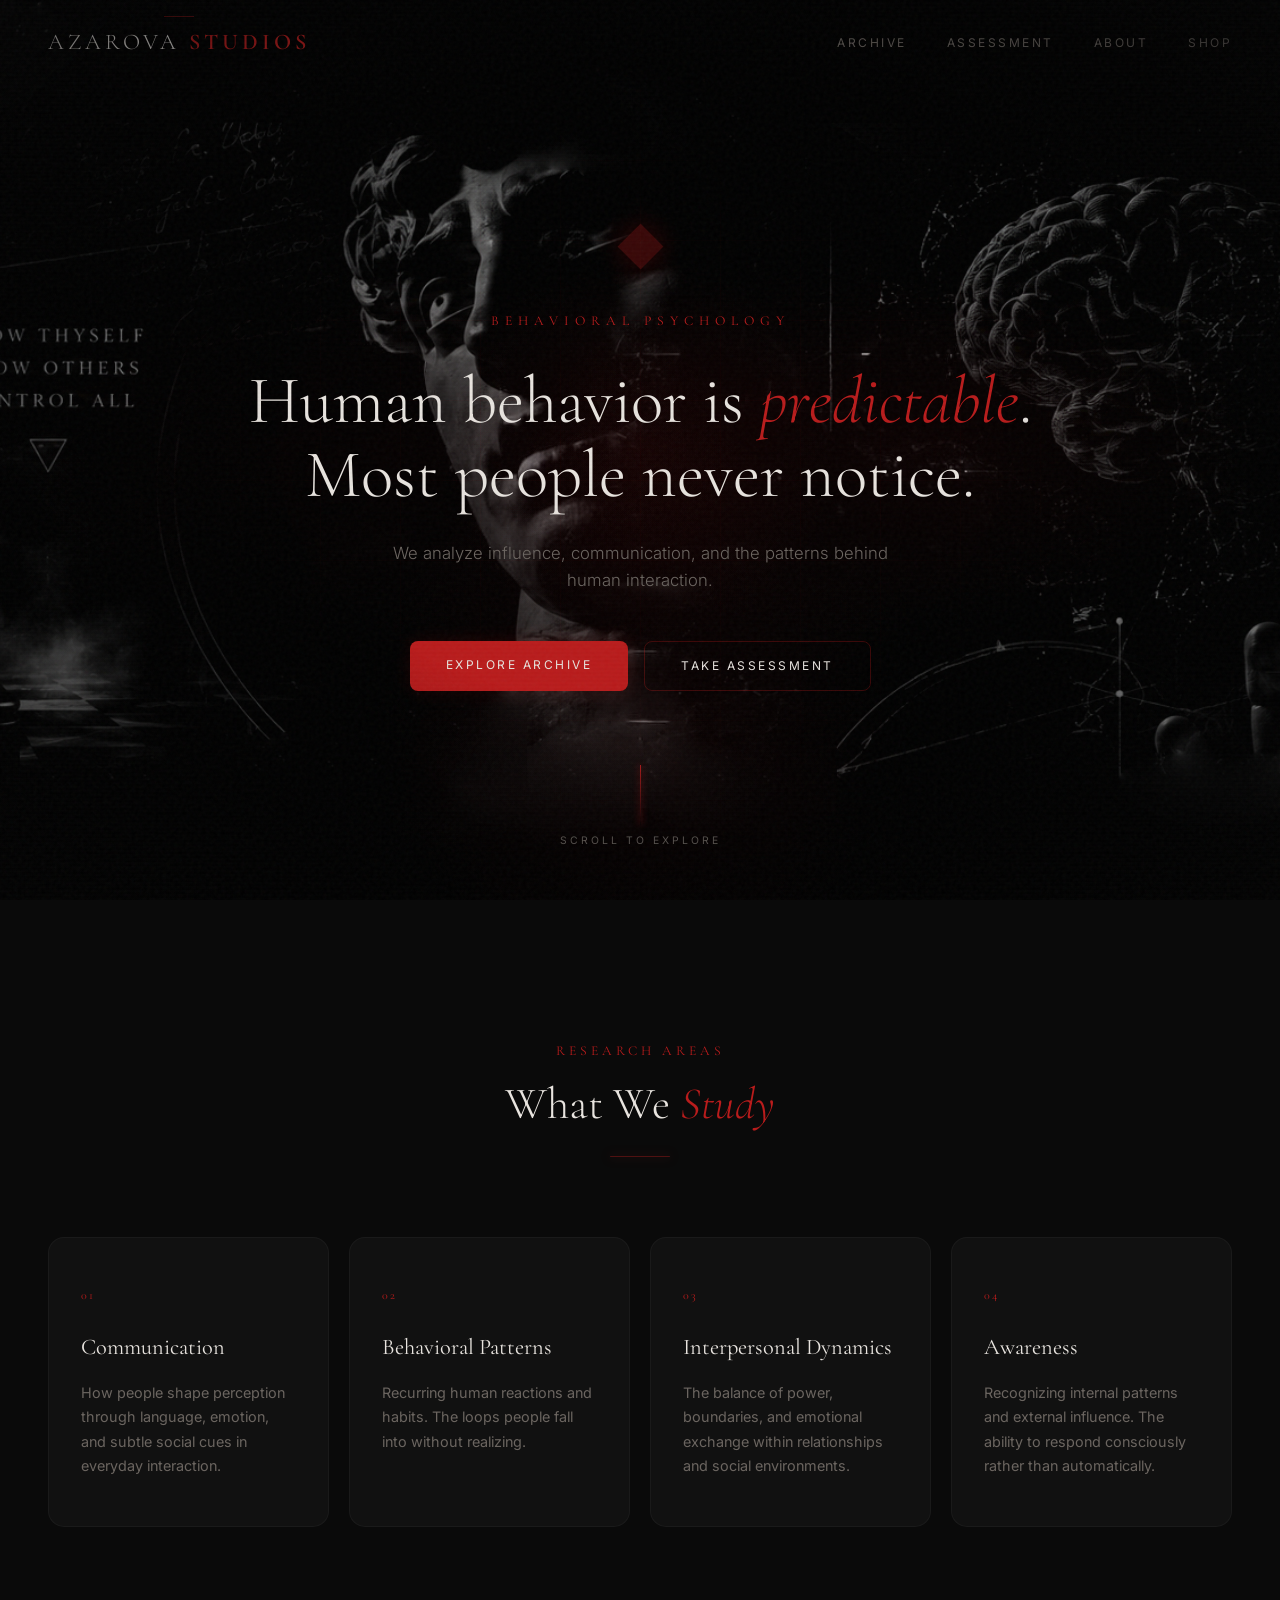
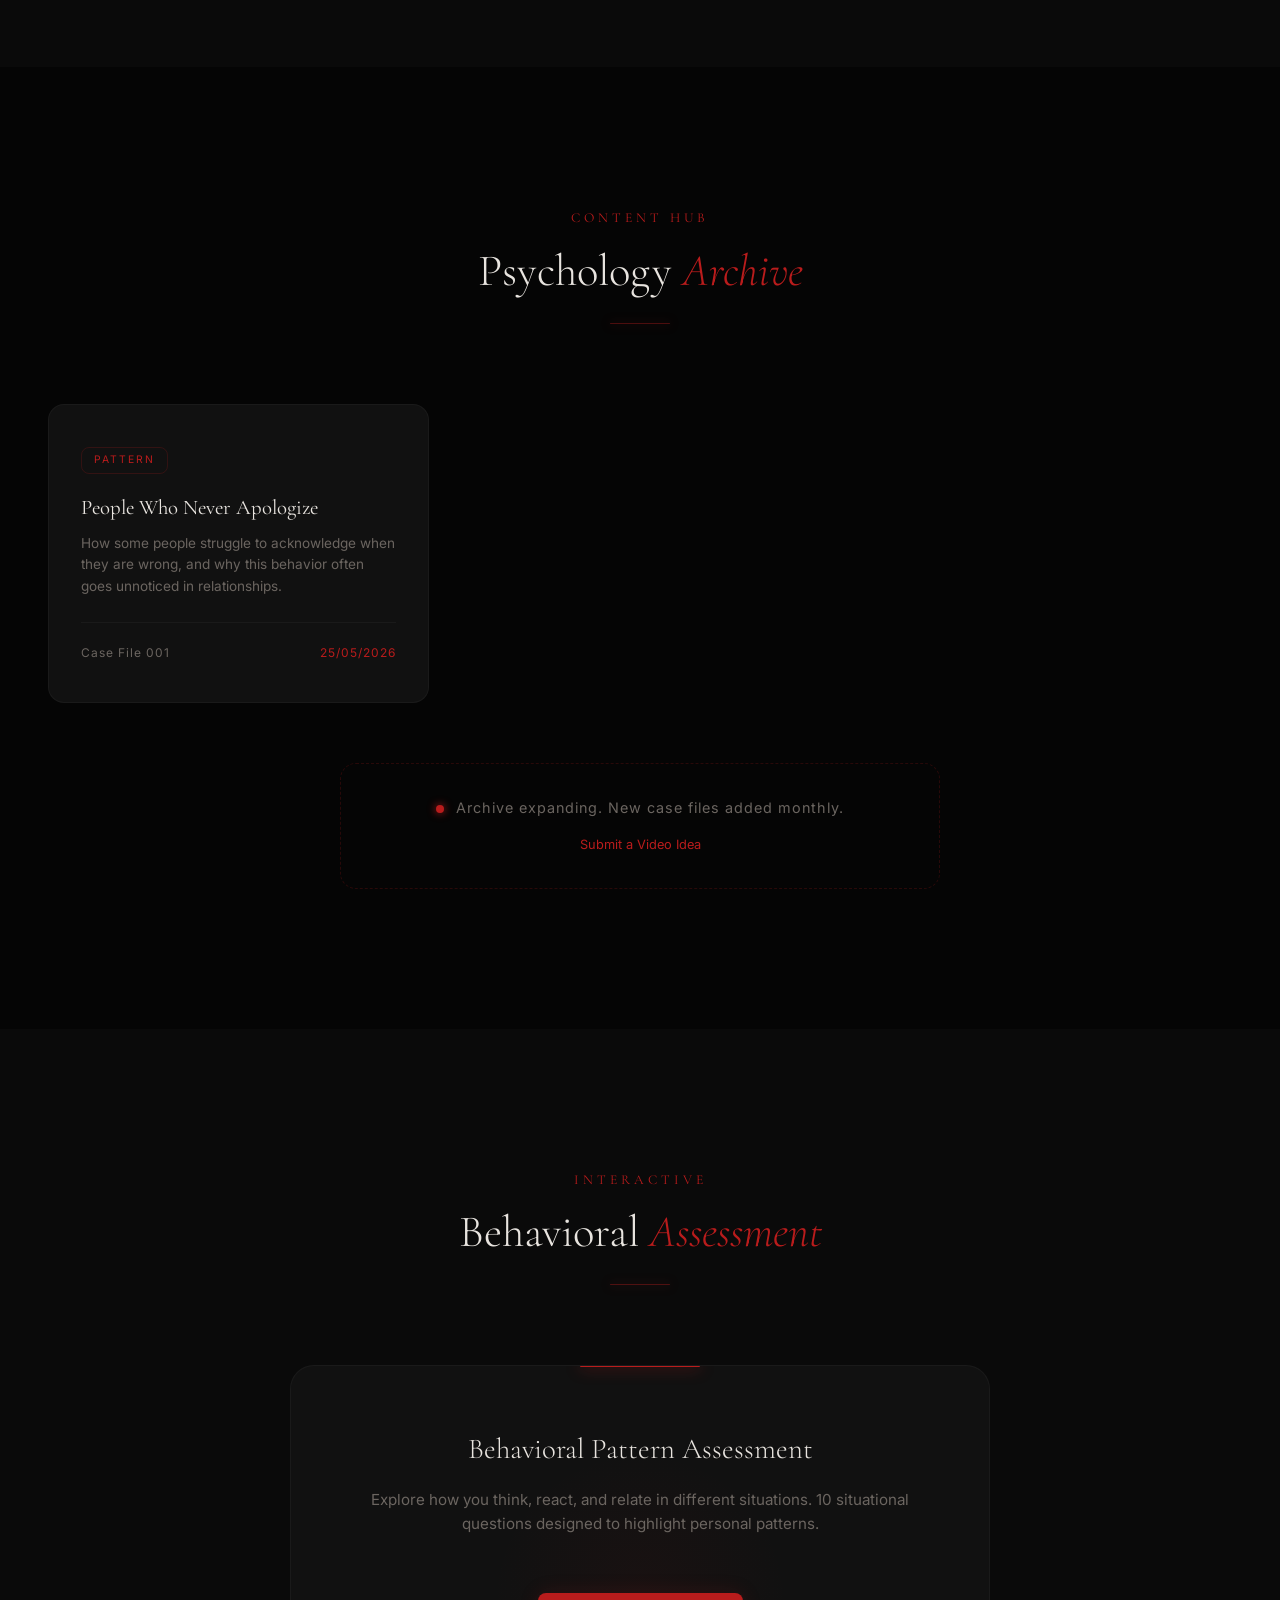
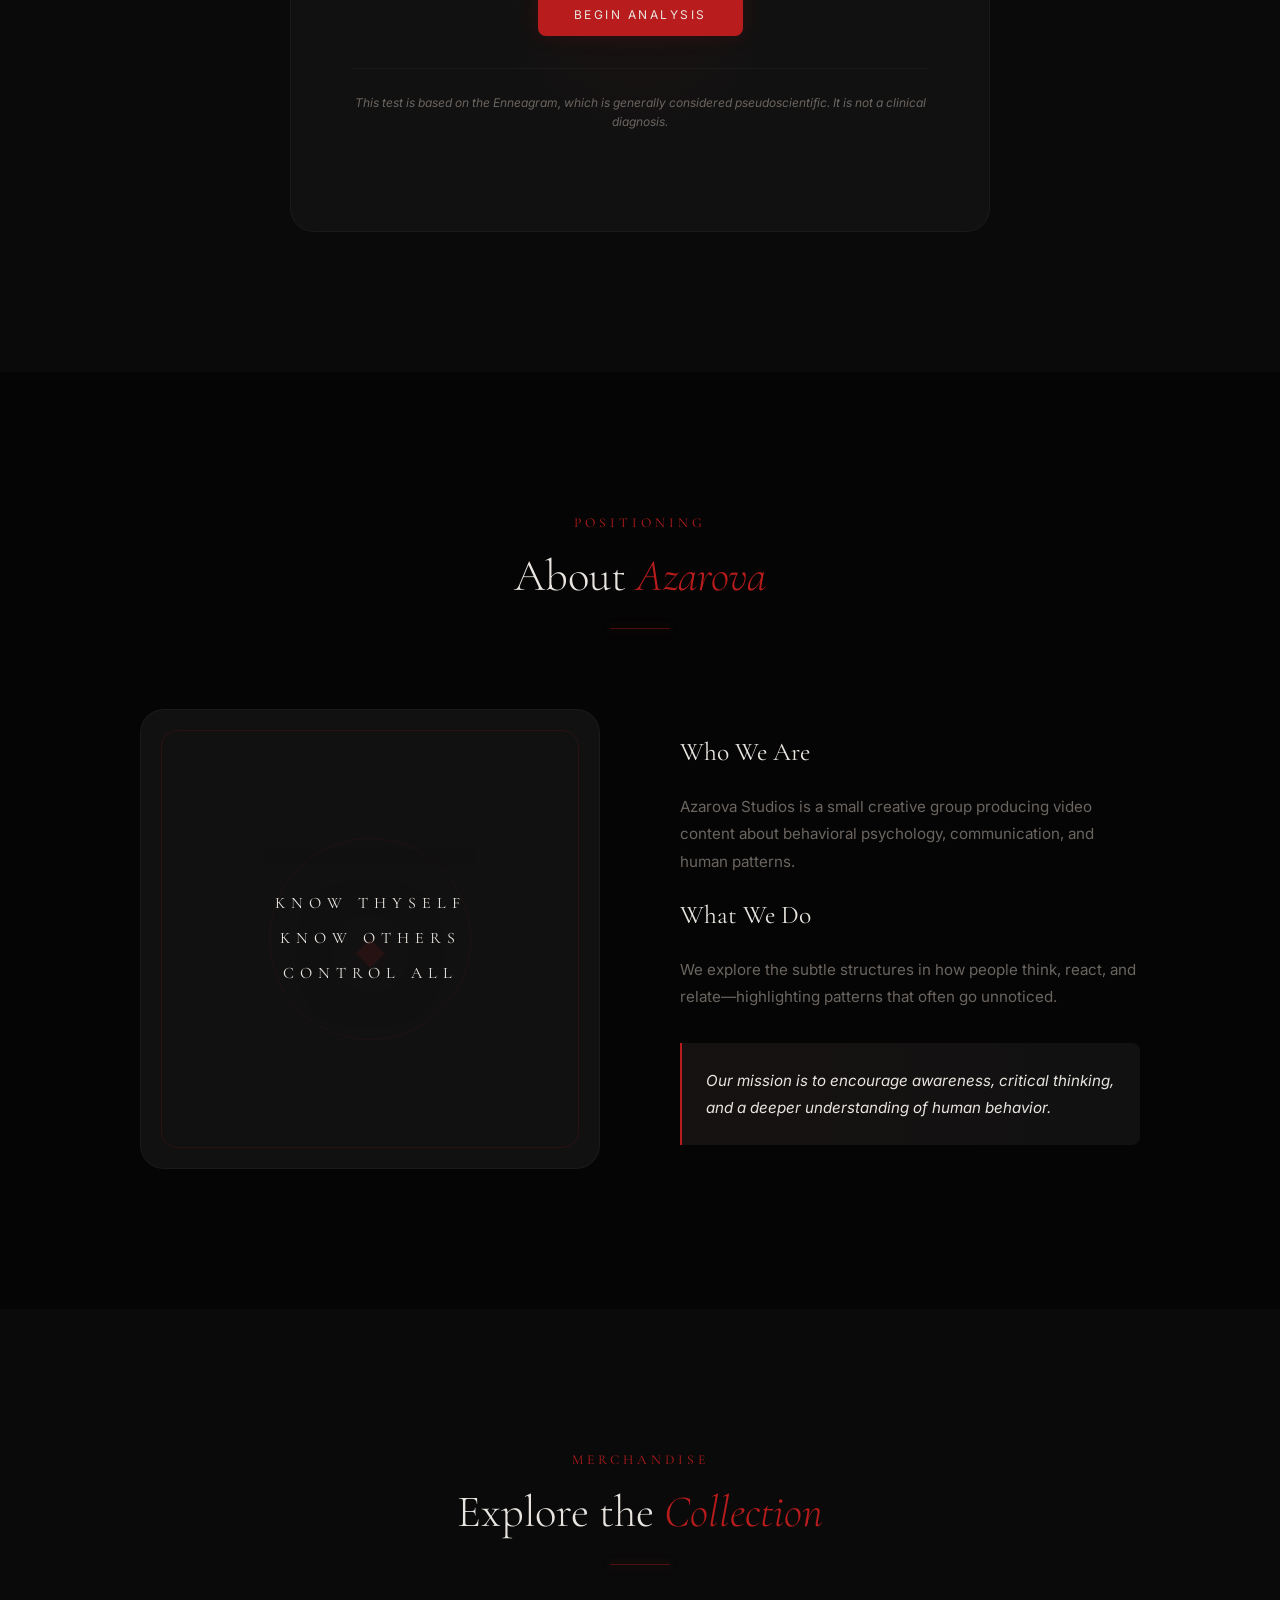
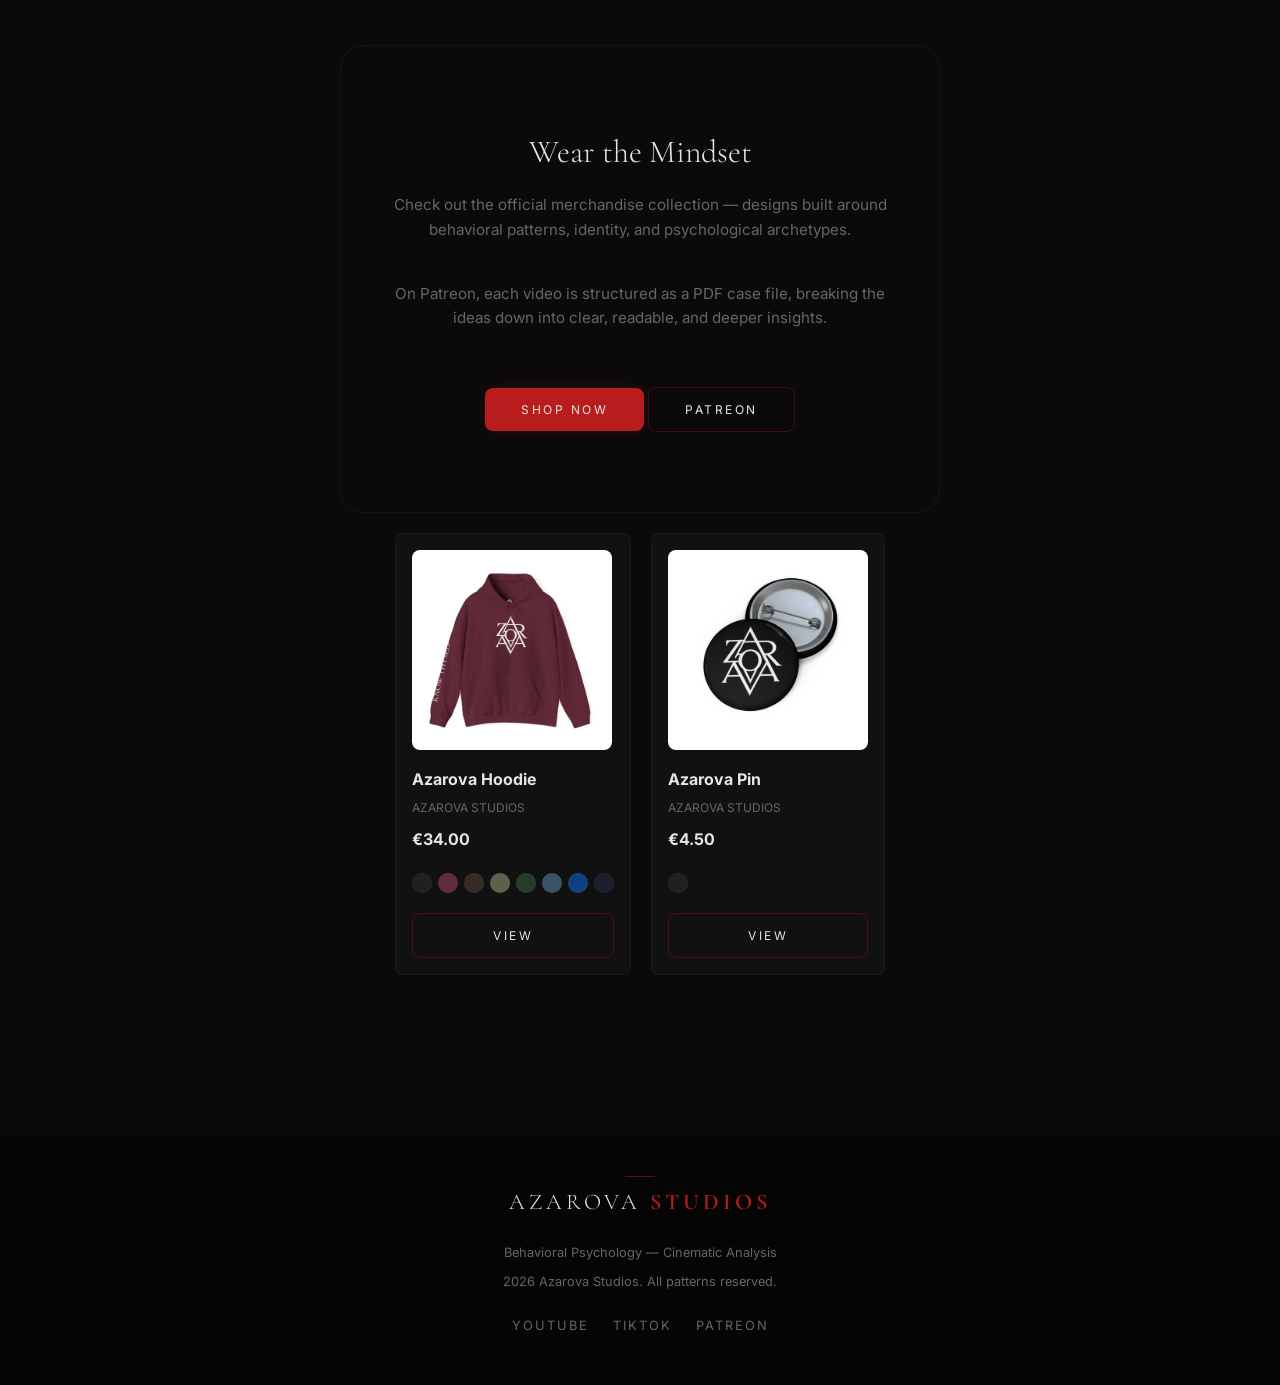
<file: index.html>
<!DOCTYPE html>
<html lang="en">
<head>
    <meta charset="UTF-8">
    <meta name="viewport" content="width=device-width, initial-scale=1.0">
    <title>Azarova Studios — Behavioral Psychology</title>
    <link rel="preconnect" href="https://fonts.googleapis.com">
    <link rel="preconnect" href="https://fonts.gstatic.com" crossorigin>
    <link rel="icon" href="favicon.ico">
    <link rel="icon" href="images/favicon.png" type="image/png">
    <meta property="og:title" content="Azarova Studios" />
    <meta name="theme-color" content="#0f0f0f" />
    <meta property="og:description" content="Official website for Azarova Studio's YouTube channel — psychology, personality, and human behavior content." />
    <meta name="keywords" content="psychology, personality, enneagram, self knowledge, Azarova, YouTube" />
    <meta property="og:image" content="https://niladoze.github.io/azarova/images/azarova_thumbnail.png" />
    <meta property="og:url" content="https://niladoze.github.io/azarova/" />
    <meta property="og:type" content="website" />
    <link href="https://fonts.googleapis.com/css2?family=Cormorant+Garamond:ital,wght@0,300;0,400;0,600;1,300;1,400&family=Inter:wght@300;400;500;600&display=swap" rel="stylesheet">
    <link rel="stylesheet" href="styles.css">
</head>
<body>
    <div class="noise"></div>
    <div class="scanlines"></div>
    <div class="vignette"></div>
    <div class="particles" id="particles"></div>

    <nav id="navbar">
        <a href="#" class="logo">Azarova <span>Studios</span></a>
        <ul class="nav-links" id="navLinks">
            <li><a href="#archive">Archive</a></li>
            <li><a href="#assessment">Assessment</a></li>
            <li><a href="#about">About</a></li>
            <li><a href="#join">Shop</a></li>
        </ul>
        <button class="mobile-menu-btn" id="mobileMenuBtn">&#9776;</button>
    </nav>

    <section class="hero" id="hero">
        <div class="hero-bg"></div>
        <div class="hero-grid"></div>
        <div class="hero-orb"></div>
        <div class="hero-content">
            <div class="hero-symbol">&#9670;</div>
            <p class="hero-tag">Behavioral Psychology</p>
            <h1>Human behavior is <em>predictable</em>.<br>Most people never notice.</h1>
            <p class="hero-sub">We analyze influence, communication, and the patterns behind human interaction.</p>
            <div class="hero-buttons">
                <a href="#archive" class="btn btn-primary">Explore Archive</a>
                <a href="#assessment" class="btn">Take Assessment</a>
            </div>
        </div>
        <div class="hero-scroll">
            <span></span>
            <p>Scroll to explore</p>
        </div>
    </section>

    <section id="study">
        <div class="section-header reveal">
            <p class="section-label">Research Areas</p>
            <h2 class="section-title">What We <em>Study</em></h2>
            <div class="section-divider"></div>
        </div>
        <div class="study-grid">
            <div class="study-card reveal">
                <span class="study-num">01</span>
                <h3>Communication</h3>
                <p>How people shape perception through language, emotion, and subtle social cues in everyday interaction.</p>
            </div>
            <div class="study-card reveal">
                <span class="study-num">02</span>
                <h3>Behavioral Patterns</h3>
                <p>Recurring human reactions and habits. The loops people fall into without realizing.</p>
            </div>
            <div class="study-card reveal">
                <span class="study-num">03</span>
                <h3>Interpersonal Dynamics</h3>
                <p>The balance of power, boundaries, and emotional exchange within relationships and social environments.</p>
            </div>
            <div class="study-card reveal">
                <span class="study-num">04</span>
                <h3>Awareness</h3>
                <p>Recognizing internal patterns and external influence. The ability to respond consciously rather than automatically.</p>
            </div>
        </div>
    </section>

    <section id="archive">
        <div class="section-header reveal">
            <p class="section-label">Content Hub</p>
            <h2 class="section-title">Psychology <em>Archive</em></h2>
            <div class="section-divider"></div>
        </div>
        <div class="archive-grid">
            <div class="archive-card reveal" data-modal="apologize">
                <span class="tag">Pattern</span>
                <h3>People Who Never Apologize</h3>
                <p>How some people struggle to acknowledge when they are wrong, and why this behavior often goes unnoticed in relationships.</p>
                <div class="meta"><span>Case File 001</span><span>25/05/2026</span></div>
            </div>

            <!--
            <div class="archive-card reveal" data-modal="narcissist">
                <span class="tag">Pattern</span>
                <h3>The Narcissist Playbook</h3>
                <p>How narcissists construct reality around themselves and why most people never see the framework until it is too late.</p>
                <div class="meta"><span>Case File 007</span><span>Analyzing...</span></div>
            </div>
            <div class="archive-card reveal" data-modal="silence">
                <span class="tag">Signal</span>
                <h3>Why Silence Creates Power</h3>
                <p>The strategic use of absence. What people reveal when you stop filling every gap with noise.</p>
                <div class="meta"><span>Case File 006</span><span>Analyzing...</span></div>
            </div>
            <div class="archive-card reveal" data-modal="pressure">
                <span class="tag">Behavior</span>
                <h3>People Reveal Themselves Under Pressure</h3>
                <p>Stress does not create character, it exposes what was already there. The tells most miss.</p>
                <div class="meta"><span>Case File 005</span><span>Analyzing...</span></div>
            </div>
            <div class="archive-card reveal" data-modal="confidence">
                <span class="tag">Illusion</span>
                <h3>The Illusion of Confidence</h3>
                <p>Why the loudest voice in the room is rarely the most capable and how to read the quiet ones.</p>
                <div class="meta"><span>Case File 004</span><span>Analyzing...</span></div>
            </div>
            <div class="archive-card reveal" data-modal="guilt">
                <span class="tag">Emotion</span>
                <h3>Weaponized Guilt</h3>
                <p>How guilt is manufactured and deployed as a control mechanism in relationships and groups.</p>
                <div class="meta"><span>Case File 003</span><span>Analyzing...</span></div>
            </div>
            <div class="archive-card reveal" data-modal="boundaries">
                <span class="tag">Defense</span>
                <h3>The Cost of Boundaries</h3>
                <p>Why setting limits triggers aggression and why that reaction proves they were necessary.</p>
                <div class="meta"><span>Case File 002</span><span>Analyzing...</span></div>
            </div>
            -->
        </div>
        <button id="showMoreBtn" class="btn show-more">Show More</button>
        <div class="archive-status reveal">
            <p><span class="pulse"></span>Archive expanding. New case files added monthly.</p>
            <a href="https://docs.google.com/forms/d/1o-KG44cprE9qEWaGfaMpnNxEO_VKGcA1W9o1bVEfhVg" target="_blank" class="submit-idea-btn">
                Submit a Video Idea
            </a>
            
        </div>
        
    </section>

    <section id="assessment">
        <div class="section-header reveal">
            <p class="section-label">Interactive</p>
            <h2 class="section-title">Behavioral <em>Assessment</em></h2>
            <div class="section-divider"></div>
        </div>
        <div class="assessment-container reveal">
            <div class="assessment-glow"></div>
            <div class="quiz-intro" id="quizIntro">
                <h3>Behavioral Pattern Assessment</h3>
                <p>Explore how you think, react, and relate in different situations. 10 situational questions designed to highlight personal patterns.</p>
                <button class="btn btn-primary" id="startQuizBtn" style="margin-top:16px">Begin Analysis</button>
                <p class="disclaimer">This test is based on the Enneagram, which is generally considered pseudoscientific. It is not a clinical diagnosis.</p>
            </div>
            <div id="quizContainer" style="display:none">
                <div class="quiz-progress"><div class="quiz-progress-bar" id="progressBar"></div></div>
                <div id="questions"></div>
            </div>
            <div class="quiz-result" id="quizResult">
                <span class="result-badge">Pattern Detected</span>
                <h2 class="result-title" id="resultTitle"></h2>
                <img id="resultImage" class="result-image" />
                <p class="result-desc" id="resultDesc"></p>
                <div class="result-traits" id="resultTraits"></div>
                <div class="childhood-section wound">
                    <h4 class="title-wound">Origin Wound</h4>
                    <p class="result-desc" id="resultWound"></p>
                </div>
                <div class="result-section fear">
                    <h4>Underlying Fear</h4>
                    <p id="resultFear"></p>
                </div>
                <div class="result-section cost">
                    <h4>What It Costs You</h4>
                    <p id="resultCost"></p>
                </div>

                <div class="result-section growth">
                    <h4>Where This Evolves</h4>
                    <p id="resultGrowth"></p>
                </div>
                <div class="childhood-section">
                    <h4>Early Childhood</h4>
                    <p class="result-desc" id="resultChildhood"></p>
                </div>
                <button class="btn btn-retake" id="retakeQuizBtn">Retake Assessment</button>
                <p class="disclaimer">This test is based on the Enneagram, which is generally considered pseudoscientific. It is not a clinical diagnosis.</p>
            </div>
        </div>
    </section>

    <section id="about">
        <div class="section-header reveal">
            <p class="section-label">Positioning</p>
            <h2 class="section-title">About <em>Azarova</em></h2>
            <div class="section-divider"></div>
        </div>
        <div class="about-grid">
            <div class="about-visual reveal">
                <div class="symbol">&#9670;</div>
                <div class="overlay-text">Know Thyself<br>Know Others<br>Control All</div>
            </div>
            <div class="about-content reveal">
                <h3>Who We Are</h3>
                <p>Azarova Studios is a small creative group producing video content about behavioral psychology, communication, and human patterns.</p>
                <h3>What We Do</h3>
                <p>We explore the subtle structures in how people think, react, and relate—highlighting patterns that often go unnoticed.</p>
                <div class="mission">
                    <p>Our mission is to encourage awareness, critical thinking, and a deeper understanding of human behavior.</p>
                </div>
            </div>
        </div>
    </section>


    <!--
    <section id="join">
        <div class="section-header reveal">
            <p class="section-label">Connection</p>
            <h2 class="section-title">Join the <em>Community</em></h2>
            <div class="section-divider"></div>
        </div>
        <div class="join-box reveal">
            <h3>Get Behavioral Insights</h3>
            <p>Short breakdowns on patterns, communication, and human behavior—written to be clear, not overwhelming, yet detailed.</p>
            <form class="join-form" id="joinForm">
                <input type="email" placeholder="Enter your signal..." required>
                <button type="submit">Subscribe</button>
            </form>
            <p class="join-note">No noise. No spam. Only what's worth reading.</p>
        </div>
    </section>
    -->
    <section id="join">
        <div class="section-header reveal">
            <p class="section-label">Merchandise</p>
            <h2 class="section-title">Explore the <em>Collection</em></h2>
            <div class="section-divider"></div>
        </div>
        <div class="join-box reveal">
            <h3>Wear the Mindset</h3>
            <p>
                Check out the official merchandise collection — designs built around behavioral patterns, identity, and psychological archetypes.  
            </p>
            <p>    
                On Patreon, each video is structured as a PDF case file, breaking the ideas down into clear, readable, and deeper insights.
            </p>
            <button class="btn btn-primary" style="margin-top:16px" onclick="window.open('https://azarova.printify.me', '_blank')">Shop Now</button>
            <button class="btn" style="margin-top:16px" onclick="window.open('https://www.patreon.com/cw/AzarovaStudios', '_blank')">Patreon</button>            
        </div>
        <div class="product-carousel">
            <div class="product-track">
                <div class="product-card">
                    <img src="images/azarova-hoodie-know-thyself.jpg" alt="Hoodie" size="20px">
                    <p class="product-title">Azarova Hoodie</p>
                    <p class="product-subtitle">AZAROVA STUDIOS</p>
                    <p class="product-price">€34.00</p>
                    <div class="color-dots">
                        <span class="dot black"></span>
                        <span class="dot maroon"></span>
                        <span class="dot darkchocolate"></span>
                        <span class="dot militarygreen"></span>
                        <span class="dot forestgreen"></span>
                        <span class="dot indigoblue"></span>
                        <span class="dot royal"></span>
                        <span class="dot navy"></span>
                    </div>
                    <button class="btn" style="width: 100%;" onclick="window.open('https://azarova.printify.me/product/28873292', '_blank')">
                        VIEW
                    </button>
                </div>
                <div class="product-card">
                    <img src="images/azarova-pin.jpg" alt="Hoodie" size="20px">
                    <p class="product-title">Azarova Pin</p>
                    <p class="product-subtitle">AZAROVA STUDIOS</p>
                    <p class="product-price">€4.50</p>
                    <div class="color-dots">
                        <span class="dot black"></span>
                    </div>
                    <button class="btn" style="width: 100%;" onclick="window.open('https://azarova.printify.me/product/28933188', '_blank')">
                        VIEW
                    </button>
                </div>
            </div>
        </div>
    </section>

    <footer>
        <a href="#" class="logo">Azarova <span>Studios</span></a>
        <p>Behavioral Psychology &mdash; Cinematic Analysis</p>
        <p>2026 Azarova Studios. All patterns reserved.</p>
        <div class="social">
            <a href="https://youtube.com/@azarova.studios" target="_blank">YouTube</a>
            <a href="https://tiktok.com/@azarova.studios" target="_blank">TikTok</a>
            <a href="https://patreon.com/cw/AzarovaStudios" target="_blank">Patreon</a>

        </div>
    </footer>

    <div class="modal-overlay" id="modalOverlay">
        <div class="modal" id="modalBox">
            <button class="modal-close" id="modalClose">&times;</button>
            <div class="modal-header">
                <span class="modal-tag" id="modalTag">Case File</span>
                <h3 id="modalTitle">Title</h3>
            </div>
            <div class="modal-body">
                <div class="modal-placeholder" id="modalVideo"><p>YouTube Embed &mdash; Coming Soon</p></div>
                <div id="modalContent"></div>
                <div id="modalFooter"></div>
            </div>
        </div>
    </div>

    <script src="script.js"></script>
</body>
</html>
</file>
<file: styles.css>
:root {
            --black: #050505;
            --dark: #0a0a0a;
            --gray: #111111;
            --light-gray: #1a1a1a;
            --text: #e8e4df;
            --text-dim: #6b6560;
            --accent: #b91c1c;
            --accent-bright: #dc2626;
            --border: rgba(255,255,255,0.04);
            --r-sm: 8px;
            --r-md: 16px;
            --r-lg: 24px;
            --r-xl: 40px;
        }

        * { margin: 0; padding: 0; box-sizing: border-box; }
        html { scroll-behavior: smooth; }
        body {
            font-family: 'Inter', sans-serif;
            background: var(--black);
            color: var(--text);
            line-height: 1.6;
            overflow-x: hidden;
        }
        ::selection { background: var(--accent); color: var(--text); }

        /* OVERLAY EFFECTS */
        .noise {
            position: fixed; inset: 0; pointer-events: none; z-index: 9999; opacity: 0.04;
            background-image: url("data:image/svg+xml,%3Csvg viewBox='0 0 256 256' xmlns='http://www.w3.org/2000/svg'%3E%3Cfilter id='n'%3E%3CfeTurbulence type='fractalNoise' baseFrequency='0.9' numOctaves='4' stitchTiles='stitch'/%3E%3C/filter%3E%3Crect width='100%25' height='100%25' filter='url(%23n)'/%3E%3C/svg%3E");
        }
        .scanlines {
            position: fixed; inset: 0; pointer-events: none; z-index: 9998; opacity: 0.03;
            background: repeating-linear-gradient(0deg, transparent, transparent 2px, rgba(0,0,0,0.3) 2px, rgba(0,0,0,0.3) 4px);
        }
        .vignette {
            position: fixed; inset: 0; pointer-events: none; z-index: 9997;
            background: radial-gradient(ellipse at center, transparent 40%, rgba(5,5,5,0.6) 100%);
        }
        .particles {
            position: fixed; inset: 0; pointer-events: none; z-index: 1; overflow: hidden;
        }
        .particle {
            position: absolute; width: 2px; height: 2px;
            background: var(--accent); border-radius: 50%; opacity: 0;
            animation: floatParticle linear infinite;
        }
        @keyframes floatParticle {
            0% { opacity: 0; transform: translateY(100vh) scale(0); }
            10% { opacity: 0.6; } 90% { opacity: 0.6; }
            100% { opacity: 0; transform: translateY(-10vh) scale(1); }
        }

        ::-webkit-scrollbar { width: 4px; }
        ::-webkit-scrollbar-track { background: var(--black); }
        ::-webkit-scrollbar-thumb { background: var(--accent); border-radius: 2px; }

        /* NAV */
        nav {
            position: fixed; top: 0; width: 100%; padding: 24px 48px;
            display: flex; justify-content: space-between; align-items: center;
            z-index: 1000; transition: all 0.4s ease;
        }
        nav.scrolled {
            background: rgba(5,5,5,0.9); backdrop-filter: blur(20px);
            padding: 16px 48px; border-bottom: 1px solid var(--border);
        }
        .logo {
            font-family: 'Cormorant Garamond', serif; font-size: 1.4rem;
            font-weight: 300; letter-spacing: 4px; text-transform: uppercase;
            color: var(--text); text-decoration: none; position: relative;
        }
        .logo::before {
            content: ''; position: absolute; top: -8px; left: 50%;
            transform: translateX(-50%); width: 30px; height: 1px;
            background: var(--accent); opacity: 0.5;
        }
        .logo span { color: var(--accent); font-weight: 600; }
        .nav-links { display: flex; gap: 40px; list-style: none; }
        .nav-links a {
            color: var(--text-dim); text-decoration: none; font-size: 0.75rem;
            letter-spacing: 2.5px; text-transform: uppercase; transition: color 0.3s;
            position: relative;
        }
        .nav-links a::after {
            content: ''; position: absolute; bottom: -6px; left: 0; width: 0;
            height: 1px; background: var(--accent); transition: width 0.3s;
            box-shadow: 0 0 8px var(--accent);
        }
        .nav-links a:hover { color: var(--text); }
        .nav-links a:hover::after { width: 100%; }
        .mobile-menu-btn { display: none; background: none; border: none;
            color: var(--text); font-size: 1.5rem; cursor: pointer; }

        /* HERO */
        .hero {
            height: 100vh; display: flex; flex-direction: column;
            justify-content: center; align-items: center; text-align: center;
            position: relative; overflow: hidden;
        }
        .hero-bg {
            position: absolute; inset: 0; z-index: 0;
            background:
                radial-gradient(ellipse at 30% 50%, rgba(185,28,28,0.03) 0%, transparent 30%),
                radial-gradient(ellipse at 70% 50%, rgba(185,28,28,0.06) 0%, transparent 30%),
                radial-gradient(ellipse at 50% 80%, rgba(185,28,28,0.06) 0%, transparent 30%),
                url("images/banner_bg.png");
            background-size: cover;
            background-position: center;
            background-repeat: no-repeat;
        }
        .hero-grid {
            position: absolute; inset: 0; z-index: 1;
            background-image:
                linear-gradient(rgba(185,28,28,0.03) 1px, transparent 1px),
                linear-gradient(90deg, rgba(185,28,28,0.03) 1px, transparent 1px);
            background-size: 80px 80px;
            mask-image: radial-gradient(ellipse at center, black 25%, transparent 70%);
            -webkit-mask-image: radial-gradient(ellipse at center, black 25%, transparent 70%);
        }
        .hero-orb {
            position: absolute; width: 400px; height: 400px; border-radius: 50%;
            background: radial-gradient(circle, rgba(185,28,28,0.08) 0%, transparent 70%);
            top: 50%; left: 50%; transform: translate(-50%, -50%); z-index: 0;
            animation: orbPulse 6s ease-in-out infinite;
        }
        @keyframes orbPulse {
            0%, 100% { transform: translate(-50%, -50%) scale(1); opacity: 0.5; }
            50% { transform: translate(-50%, -50%) scale(1.2); opacity: 0.8; }
        }
        .hero-content { position: relative; z-index: 2; max-width: 850px; padding: 0 24px; }
        .hero-symbol {
            font-size: 3rem; color: var(--accent); opacity: 0.3; margin-bottom: 24px;
            animation: symbolFloat 4s ease-in-out infinite;
            text-shadow: 0 0 30px var(--accent);
        }
        @keyframes symbolFloat {
            0%, 100% { transform: translateY(0); }
            50% { transform: translateY(-10px); }
        }
        .hero-tag {
            font-family: 'Cormorant Garamond', serif; font-size: 0.85rem;
            letter-spacing: 6px; text-transform: uppercase; color: var(--accent);
            margin-bottom: 32px; opacity: 0; animation: fadeUp 1s ease 0.5s forwards;
        }
        .hero h1 {
            font-family: 'Cormorant Garamond', serif;
            font-size: clamp(2.2rem, 5.5vw, 4.2rem); font-weight: 300;
            line-height: 1.1; margin-bottom: 28px; opacity: 0;
            animation: fadeUp 1s ease 0.8s forwards;
            text-shadow: 0 0 60px rgba(185,28,28,0.1);
        }
        .hero h1 em { font-style: italic; color: var(--accent);
            text-shadow: 0 0 40px rgba(185,28,28,0.2); }
        .hero-sub {
            font-size: 1.05rem; color: var(--text-dim); max-width: 520px;
            margin: 0 auto 48px; font-weight: 300; opacity: 0;
            animation: fadeUp 1s ease 1.1s forwards;
        }
        .hero-buttons {
            display: flex; gap: 16px; justify-content: center; flex-wrap: wrap;
            opacity: 0; animation: fadeUp 1s ease 1.4s forwards;
        }
        .btn {
            padding: 14px 36px; font-size: 0.75rem; letter-spacing: 2.5px;
            text-transform: uppercase; text-decoration: none;
            border: 1px solid rgba(185,28,28,0.3); color: var(--text);
            background: transparent; cursor: pointer; transition: all 0.4s ease;
            position: relative; overflow: hidden; font-family: 'Inter', sans-serif;
            border-radius: var(--r-sm);
        }
        .btn::before {
            content: ''; position: absolute; top: 0; left: -100%; width: 100%;
            height: 100%; background: var(--accent); transition: left 0.4s ease; z-index: -1;
            border-radius: var(--r-sm);
        }
        .btn:hover::before { left: 0; }
        .btn:hover { border-color: var(--accent); box-shadow: 0 0 20px rgba(185,28,28,0.2); }
        .btn-primary {
            background: var(--accent); color: var(--text); border: none;
            box-shadow: 0 0 20px rgba(185,28,28,0.15);
        }
        .btn-primary::before { background: var(--accent-bright); }
        .btn-primary:hover { box-shadow: 0 0 30px rgba(185,28,28,0.3); }

        .hero-scroll {
            justify-content: center;
            align-items: center;
            position: absolute; bottom: 50px;
            z-index: 2; opacity: 0; animation: fadeUp 1s ease 2s forwards;
        }
        .hero-scroll span {
            display: block; width: 1px; height: 60px;
            background: linear-gradient(to bottom, var(--accent), transparent);
            margin: 0 auto 8px; animation: scrollLine 2s ease-in-out infinite;
            box-shadow: 0 0 6px var(--accent);
        }
        .hero-scroll p {
            font-size: 0.65rem; letter-spacing: 3px; text-transform: uppercase;
            color: var(--text-dim);
        }

        /* SECTIONS */
        section { padding: 140px 48px; position: relative; }
        .section-header { text-align: center; margin-bottom: 80px; }
        .section-label {
            font-family: 'Cormorant Garamond', serif; font-size: 0.85rem;
            letter-spacing: 4px; text-transform: uppercase; color: var(--accent);
            margin-bottom: 16px;
        }
        .section-title {
            font-family: 'Cormorant Garamond', serif;
            font-size: clamp(1.8rem, 4vw, 2.8rem); font-weight: 300; line-height: 1.2;
        }
        .section-title em { font-style: italic; color: var(--accent); }
        .section-divider {
            width: 60px; height: 1px; background: var(--accent); margin: 24px auto 0;
            opacity: 0.4; box-shadow: 0 0 10px var(--accent); border-radius: 1px;
        }

        /* STUDY */
        #study { background: var(--dark); }
        .study-grid {
            display: grid; grid-template-columns: repeat(4, 1fr); gap: 20px;
            max-width: 1200px; margin: 0 auto;
        }
        .study-card {
            background: var(--gray); border: 1px solid var(--border);
            padding: 48px 32px; transition: all 0.4s ease;
            position: relative; overflow: hidden; border-radius: var(--r-md);
        }
        .study-card::before {
            content: ''; position: absolute; top: 0; left: 0; width: 100%; height: 2px;
            background: var(--accent); transform: scaleX(0); transform-origin: left;
            transition: transform 0.4s ease; box-shadow: 0 0 10px var(--accent);
        }
        .study-card:hover::before { transform: scaleX(1); }
        .study-card:hover {
            border-color: rgba(185,28,28,0.2); transform: translateY(-6px);
            box-shadow: 0 20px 40px rgba(0,0,0,0.4), 0 0 30px rgba(185,28,28,0.05);
        }
        .study-card h3 {
            font-family: 'Cormorant Garamond', serif; font-size: 1.4rem;
            font-weight: 400; margin-bottom: 16px; color: var(--text);
        }
        .study-card p { font-size: 0.9rem; color: var(--text-dim); line-height: 1.7; }
        .study-num {
            font-family: 'Cormorant Garamond', serif; font-size: 0.75rem;
            letter-spacing: 2px; color: var(--accent); margin-bottom: 24px; display: block;
        }

        /* ARCHIVE */
        #archive { background: var(--black); }
        .archive-grid {
            display: grid; grid-template-columns: repeat(3, 1fr); gap: 20px;
            max-width: 1200px; margin: 0 auto;
        }
        .archive-card {
            background: var(--gray); border: 1px solid var(--border);
            padding: 40px 32px; cursor: pointer; transition: all 0.4s ease;
            position: relative; overflow: hidden; border-radius: var(--r-md);
            display: none;
        }
        .archive-card.visible {
            display: block;
        }
        .archive-card::after {
            content: ''; position: absolute; bottom: 0; left: 0; width: 100%; height: 0;
            background: linear-gradient(to top, rgba(185,28,28,0.06), transparent);
            transition: height 0.4s ease; border-radius: 0 0 var(--r-md) var(--r-md);
        }
        .archive-card:hover::after { height: 100%; }
        .archive-card:hover {
            border-color: rgba(185,28,28,0.25); transform: translateY(-4px);
            box-shadow: 0 15px 30px rgba(0,0,0,0.3);
        }
        .archive-card .tag {
            display: inline-block; padding: 4px 12px; font-size: 0.65rem;
            letter-spacing: 2px; text-transform: uppercase;
            border: 1px solid rgba(185,28,28,0.2); color: var(--accent); margin-bottom: 20px;
            border-radius: var(--r-sm);
        }
        .archive-card h3 {
            font-family: 'Cormorant Garamond', serif; font-size: 1.3rem;
            font-weight: 400; margin-bottom: 12px; line-height: 1.3;
        }
        .archive-card p { font-size: 0.85rem; color: var(--text-dim); line-height: 1.6; }
        .archive-card .meta {
            margin-top: 24px; padding-top: 20px; border-top: 1px solid var(--border);
            display: flex; justify-content: space-between; align-items: center;
            font-size: 0.75rem; color: var(--text-dim); letter-spacing: 1px;
        }
        .archive-card .meta span:last-child { color: var(--accent); }
        .archive-status {
            text-align: center; margin-top: 60px; padding: 32px;
            border: 1px dashed rgba(185,28,28,0.2); max-width: 600px;
            margin-left: auto; margin-right: auto; border-radius: var(--r-md);
            display: flex;
            flex-direction: column;
            gap: 12px;
        }
        .archive-status p { color: var(--text-dim); font-size: 0.9rem; letter-spacing: 1px; }
        .archive-status .pulse {
            display: inline-block; width: 8px; height: 8px; background: var(--accent);
            border-radius: 50%; margin-right: 12px;
            animation: pulse 2s ease-in-out infinite; box-shadow: 0 0 8px var(--accent);
        }
        .show-more {
            display: block;
            margin: 40px auto 0;
            padding: 12px 28px;
            border: 1px solid rgba(185, 28, 28, 0.35);

            transition: all 0.3s ease;
            border-radius: 6px;
        }
        .submit-idea-btn {
            color: var(--text-dim); text-decoration: none; font-size: 0.8rem; margin-top: 0.25rem;
            transition: color 0.3s;
        }
        .submit-idea-btn { color: var(--accent); }

        /* ASSESSMENT */
        #assessment { background: var(--dark); }
        .assessment-container {
            max-width: 700px; margin: 0 auto; background: var(--gray);
            border: 1px solid var(--border); padding: 60px; position: relative; overflow: hidden;
            border-radius: var(--r-lg);
        }
        .assessment-container::before {
            content: ''; position: absolute; top: -1px; left: 50%; transform: translateX(-50%);
            width: 120px; height: 2px; background: var(--accent); box-shadow: 0 0 15px var(--accent);
            border-radius: 1px;
        }
        .assessment-glow {
            position: absolute; top: 50%; left: 50%; transform: translate(-50%, -50%);
            width: 300px; height: 300px;
            background: radial-gradient(circle, rgba(185,28,28,0.05) 0%, transparent 70%);
            pointer-events: none;
        }
        .quiz-intro { text-align: center; position: relative; z-index: 1; }
        .quiz-intro h3 {
            font-family: 'Cormorant Garamond', serif; font-size: 1.8rem;
            font-weight: 300; margin-bottom: 16px;
        }
        .quiz-intro p { color: var(--text-dim); margin-bottom: 40px; font-size: 0.95rem; }
        .quiz-question { display: none; position: relative; z-index: 1; }
        .quiz-question.active { display: block; animation: fadeIn 0.5s ease; }
        .quiz-question h4 {
            font-family: 'Cormorant Garamond', serif; font-size: 1.4rem;
            font-weight: 400; margin-bottom: 32px; line-height: 1.4;
        }
        .quiz-question .q-num {
            font-size: 0.7rem; letter-spacing: 3px; text-transform: uppercase;
            color: var(--accent); margin-bottom: 16px; display: block;
        }
        .quiz-options { display: flex; flex-direction: column; gap: 12px; }
        .quiz-option {
            padding: 20px 24px; background: var(--dark); border: 1px solid var(--border);
            cursor: pointer; transition: all 0.3s ease; font-size: 0.9rem;
            color: var(--text-dim); text-align: left; font-family: 'Inter', sans-serif;
            position: relative; overflow: hidden; border-radius: var(--r-sm);
        }
        .quiz-option::before {
            content: ''; position: absolute; left: 0; top: 0; width: 3px; height: 100%;
            background: var(--accent); transform: scaleY(0); transition: transform 0.3s ease;
            border-radius: var(--r-sm) 0 0 var(--r-sm);
        }
        .quiz-option:hover {
            border-color: rgba(185,28,28,0.3); color: var(--text); background: var(--gray);
            padding-left: 28px;
        }
        .quiz-option:hover::before { transform: scaleY(1); }
        .quiz-progress {
            width: 100%; height: 2px; background: var(--dark);
            margin-bottom: 40px; position: relative; z-index: 1; border-radius: 1px;
        }
        .quiz-progress-bar {
            height: 100%; background: var(--accent); transition: width 0.4s ease;
            width: 0%; box-shadow: 0 0 8px var(--accent); border-radius: 1px;
        }
        .quiz-result { display: none; text-align: center; animation: fadeIn 0.6s ease; position: relative; z-index: 1; }
        .quiz-result.show { display: block; }
        .result-badge {
            font-family: 'Cormorant Garamond', serif; font-size: 0.85rem;
            letter-spacing: 4px; text-transform: uppercase; color: var(--accent);
            margin-bottom: 16px; display: block;
        }
        .result-title {
            font-family: 'Cormorant Garamond', serif; font-size: 2.2rem;
            font-weight: 300; margin-bottom: 24px;
        }
        .result-image {
            width: 150px;
            height: auto;
            margin: 20px 40px 40px 40px;
        }
        .result-desc { color: var(--text-dim); margin-bottom: 32px; line-height: 1.7; }
        .result-traits {
            display: grid; grid-template-columns: repeat(3, 1fr); gap: 16px; margin-bottom: 40px;
        }
        .trait-box {
            background: var(--dark); border: 1px solid var(--border);
            padding: 24px 16px; transition: all 0.3s ease; border-radius: var(--r-sm);
        }
        .trait-box:hover { border-color: rgba(185,28,28,0.2); }
        .trait-box h5 {
            font-size: 0.7rem; letter-spacing: 2px; text-transform: uppercase;
            color: var(--accent); margin-bottom: 12px;
        }
        .trait-box p { font-size: 0.85rem; color: var(--text-dim); }
        .result-section {
            margin-top: 20px;
            padding: 16px 18px;
            border-radius: 10px;
            background: rgba(255, 255, 255, 0.03);
            border: 1px solid rgba(255, 255, 255, 0.06);
            backdrop-filter: blur(6px);
            transition: all 0.3s ease;
        }
        .result-section h4 {
            font-size: 0.75rem;
            letter-spacing: 1.5px;
            text-transform: uppercase;
            color: var(--text-dim);
            margin-bottom: 8px;
        }
        .result-section p {
            font-size: 0.95rem;
            line-height: 1.6;
            color: var(--text-main);
        }
        .result-section:hover {
            border-color: rgba(255, 255, 255, 0.12);
            transform: translateY(-2px);
        }
        .result-section.fear {
            border-left: 2px solid rgba(80, 127, 255, 0.6);
        }
        .result-section.cost {
            border-left: 2px solid rgba(255, 140, 80, 0.6);
        }
        .result-section.growth {
            border-left: 2px solid rgba(100, 255, 180, 0.6);
        }
        .childhood-section h4 {
            margin-top: 40px;
            margin-bottom: 12px;
        }
        /* make childhood feel even deeper */
        .childhood {
            margin-top: 15px;
            opacity: 0.9;
        }

        
        .disclaimer {
            font-size: 0.75rem; color: var(--text-dim); margin-top: 32px;
            padding-top: 24px; border-top: 1px solid var(--border); font-style: italic;
        }
        .quiz-intro p.disclaimer {
            font-size: 0.75rem;
        }

        /* ABOUT */
        #about { background: var(--black); }
        .about-grid {
            display: grid; grid-template-columns: 1fr 1fr; gap: 80px;
            max-width: 1000px; margin: 0 auto; align-items: center;
        }
        .about-visual {
            position: relative; aspect-ratio: 1; background: var(--gray);
            border: 1px solid var(--border); display: flex;
            align-items: center; justify-content: center; overflow: hidden;
            border-radius: var(--r-lg);
        }
        .about-visual::before {
            content: ''; position: absolute; inset: 20px;
            border: 1px solid rgba(185,28,28,0.15); border-radius: var(--r-md);
        }
        .about-visual::after {
            content: ''; position: absolute; top: 50%; left: 50%;
            transform: translate(-50%, -50%); width: 200px; height: 200px;
            border: 1px solid rgba(185,28,28,0.08); border-radius: 50%;
        }
        .about-visual .symbol {
            font-family: 'Cormorant Garamond', serif; font-size: 8rem;
            color: var(--accent); opacity: 0.12; line-height: 1;
            text-shadow: 0 0 60px var(--accent);
            animation: symbolRotate 20s linear infinite;
        }
        @keyframes symbolRotate {
            from { transform: rotate(0deg); }
            to { transform: rotate(360deg); }
        }
        .about-visual .overlay-text {
            position: absolute; font-family: 'Cormorant Garamond', serif;
            font-size: 1rem; letter-spacing: 6px; text-transform: uppercase;
            color: var(--text); text-align: center; line-height: 2.2;
        }
        .about-content h3 {
            font-family: 'Cormorant Garamond', serif; font-size: 1.6rem;
            font-weight: 400; margin-bottom: 20px;
        }
        .about-content p {
            color: var(--text-dim); margin-bottom: 20px;
            line-height: 1.8; font-size: 0.95rem;
        }
        .about-content .mission {
            margin-top: 32px; padding: 24px; background: var(--gray);
            border-left: 2px solid var(--accent); position: relative;
            border-radius: 0 var(--r-sm) var(--r-sm) 0;
        }
        .about-content .mission::before {
            content: ''; position: absolute; top: 0; left: 0; width: 100%; height: 100%;
            background: linear-gradient(90deg, rgba(185,28,28,0.03), transparent);
            pointer-events: none;
            border-radius: 0 var(--r-sm) var(--r-sm) 0;
        }
        .about-content .mission p {
            margin: 0; font-style: italic; color: var(--text); position: relative; z-index: 1;
        }

        /* JOIN */
        #join { background: var(--dark); text-align: center; }
        .join-box {
            max-width: 600px; margin: 0 auto; padding: 80px 48px;
            border: 1px solid var(--border); position: relative; overflow: hidden;
            border-radius: var(--r-lg);
        }
        .join-box::before, .join-box::after {
            content: ''; position: absolute; width: 40px; height: 40px;
            border: 1px solid var(--accent); opacity: 0.4;
        }
        .join-box::before {
            top: -1px; left: -1px; border-right: none; border-bottom: none;
            border-radius: var(--r-lg) 0 0 0;
        }
        .join-box::after {
            bottom: -1px; right: -1px; border-left: none; border-top: none;
            border-radius: 0 0 var(--r-lg) 0;
        }
        .join-box h3 {
            font-family: 'Cormorant Garamond', serif; font-size: 2rem;
            font-weight: 300; margin-bottom: 16px;
        }
        .join-box p { color: var(--text-dim); margin-bottom: 40px; font-size: 0.95rem; }
        .join-form { display: flex; gap: 12px; max-width: 400px; margin: 0 auto; }
        .join-form input {
            flex: 1; padding: 14px 20px; background: var(--black);
            border: 1px solid var(--border); color: var(--text);
            font-family: 'Inter', sans-serif; font-size: 0.9rem; outline: none;
            transition: all 0.3s; border-radius: var(--r-sm);
        }
        .join-form input:focus {
            border-color: var(--accent); box-shadow: 0 0 15px rgba(185,28,28,0.1);
        }
        .join-form input::placeholder { color: var(--text-dim); }
        .join-form button {
            padding: 14px 28px; background: var(--accent); color: var(--text);
            border: none; font-family: 'Inter', sans-serif; font-size: 0.75rem;
            letter-spacing: 2px; text-transform: uppercase; cursor: pointer;
            transition: all 0.3s; white-space: nowrap; border-radius: var(--r-sm);
        }
        .join-form button:hover {
            background: var(--accent-bright); box-shadow: 0 0 20px rgba(185,28,28,0.2);
        }
        .join-note {
            margin-top: 24px; font-size: 0.75rem; color: var(--text-dim); letter-spacing: 1px;
        }

        /* FOOTER */
        footer {
            background: var(--black); border-top: 1px solid var(--border);
            padding: 48px; text-align: center;
        }
        footer .logo { margin-bottom: 24px; display: inline-block; }
        footer p { font-size: 0.8rem; color: var(--text-dim); margin-bottom: 8px; }
        footer .social {
            margin-top: 24px; display: flex; gap: 24px; justify-content: center;
        }
        footer .social a {
            color: var(--text-dim); text-decoration: none; font-size: 0.8rem;
            letter-spacing: 2px; text-transform: uppercase; transition: color 0.3s;
        }
        footer .social a:hover { color: var(--accent); }

        /* MODAL */
        .modal-overlay {
            position: fixed; inset: 0; background: rgba(5,5,5,0.92);
            backdrop-filter: blur(10px); z-index: 2000; display: none;
            align-items: center; justify-content: center; padding: 24px;
        }
        .modal-overlay.active { display: flex; animation: fadeIn 0.3s ease; }
        .modal {
            background: var(--gray); border: 1px solid rgba(185,28,28,0.15);
            max-width: 600px; width: 100%; max-height: 80vh; overflow-y: auto;
            position: relative; box-shadow: 0 0 60px rgba(185,28,28,0.08);
            border-radius: var(--r-lg);
            scrollbar-width: none; /* Firefox */
        }
        .modal-header {
            padding: 32px 40px; border-bottom: 1px solid var(--border); position: relative;
        }
        .modal-header::before {
            content: ''; position: absolute; top: 0; left: 0; width: 100%; height: 2px;
            background: var(--accent); box-shadow: 0 0 10px var(--accent);
            border-radius: var(--r-lg) var(--r-lg) 0 0;
        }
        .modal-header h3 {
            font-family: 'Cormorant Garamond', serif; font-size: 1.6rem; font-weight: 400;
        }
        .modal-header .modal-tag {
            font-size: 0.7rem; letter-spacing: 3px; text-transform: uppercase;
            color: var(--accent); margin-bottom: 8px; display: block;
        }
        .modal-close {
            position: absolute; top: 24px; right: 24px; background: none; border: none;
            color: var(--text-dim); font-size: 1.5rem; cursor: pointer; transition: color 0.3s;
            z-index: 10;
        }
        .modal-close:hover { color: var(--accent); }
        .modal-body { padding: 40px; }
        .modal-body p { color: var(--text-dim); line-height: 1.8; margin-bottom: 20px; }
        .modal-body .modal-section { margin-bottom: 24px; }
        .modal-body .modal-section h4 {
            font-family: 'Cormorant Garamond', serif; font-size: 1.1rem;
            font-weight: 400; margin-bottom: 8px; color: var(--accent);
        }
        .modal-placeholder {
            aspect-ratio: 16/9; background: var(--dark);
            border: 1px dashed rgba(185,28,28,0.2);
            display: flex; align-items: center; justify-content: center; margin-bottom: 24px;
            border-radius: var(--r-sm);
        }
        .modal-placeholder p {
            margin: 0; font-size: 0.85rem; letter-spacing: 2px;
            text-transform: uppercase; color: var(--text-dim);
        }
        .video-wrapper {
            position: relative;
            width: 100%;
            padding-top: 56.25%; /* 16:9 */
        }
        .video-wrapper iframe {
            position: absolute;
            inset: 0;
            width: 100%;
            height: 100%;
            border: 0;
        }
        .deep-dive-link {
            color: #555;
            text-decoration: none;
            font-family: 'Inter', sans-serif;
            letter-spacing: 1px;
            transition: 0.5s;
        }

        .deep-dive-link:hover {
            color: #ff0000;
        }
        .modal::-webkit-scrollbar {
            display: none; /* Chrome / Safari */
        }

        /*TEST*/
        .product-carousel {
            overflow-x: auto;
            padding: 20px 0;
        }

        .product-track {
            display: flex;
            gap: 20px; /* try smaller first */
            justify-content: center;
        }

        .product-card {
            min-width: 200px;
            background: var(--gray);
            border: 1px solid var(--border);
            border-radius: var(--r-sm);
            padding: 16px;
            text-align: left;
            justify-content: left;
        }

        .product-title {
            font-size: 16px;
            font-weight: 700;
            margin-bottom: 5px;
        }

        .product-subtitle {
            font-size: 12px;
            color: var(--text-dim);
            margin-bottom: 10px;
        }

        .product-price {
            font-size: 16px;
            font-weight: 700;
            margin-bottom: 20px;
        }

        .product-card img {
            width: 200px;
            border-radius: var(--r-sm);
            margin-bottom: 10px;
        }

        .color-dots {
            display: flex;
            gap: 6px;
            justify-content: left;
            margin: 10px 0 20px 0;
        }

        .dot {
            width: 20px;
            height: 20px;
            border-radius: 50%;
            border: 1px solid var(--border);
            cursor: default;
        }

        /* colors */
        .dot.black { background: #202020; }
        .dot.maroon { background: #5f2d39; }
        .dot.darkchocolate  { background: #352a26; }
        .dot.militarygreen { background: #5d614a; }
        .dot.forestgreen { background: #273c29; }
        .dot.indigoblue  { background: #395266; }
        .dot.royal { background: #0f4082; }
        .dot.navy { background: #191f2f; }

        @keyframes fadeUp {
            from { opacity: 0; transform: translateY(30px); }
            to { opacity: 1; transform: translateY(0); }
        }
        @keyframes fadeIn {
            from { opacity: 0; }
            to { opacity: 1; }
        }
        @keyframes scrollLine {
            0%, 100% { transform: scaleY(1); opacity: 1; }
            50% { transform: scaleY(0.5); opacity: 0.3; }
        }
        @keyframes pulse {
            0%, 100% { opacity: 1; box-shadow: 0 0 8px var(--accent); }
            50% { opacity: 0.3; box-shadow: 0 0 2px var(--accent); }
        }

        .reveal { opacity: 1; transform: translateY(0); transition: all 0.8s ease; }
        .reveal.animate { opacity: 0; transform: translateY(40px); }
        .reveal.animate.visible { opacity: 1; transform: translateY(0); }

        @media (max-width: 1024px) {
            .study-grid { grid-template-columns: repeat(2, 1fr); }
            .archive-grid { grid-template-columns: repeat(2, 1fr); }
            .about-grid { grid-template-columns: 1fr; gap: 48px; }
        }
        @media (max-width: 768px) {
            nav { padding: 20px 24px; }
            nav.scrolled { padding: 12px 24px; }
            .nav-links {
                display: none; position: absolute; top: 100%; left: 0; right: 0;
                background: var(--black); flex-direction: column; padding: 24px;
                gap: 20px; border-bottom: 1px solid var(--border);
                border-radius: 0 0 var(--r-md) var(--r-md);
                align-items: center;
            }
            .nav-links.active { display: flex; }
            .mobile-menu-btn { display: block; }
            section { padding: 80px 24px; }
            .study-grid, .archive-grid { grid-template-columns: 1fr; }
            .assessment-container { padding: 40px 24px; }
            .result-traits { grid-template-columns: 1fr; }
            .join-form { flex-direction: column; }
            .about-visual .symbol { font-size: 5rem; }
            .hero-orb { width: 250px; height: 250px; }
        }
</file>
